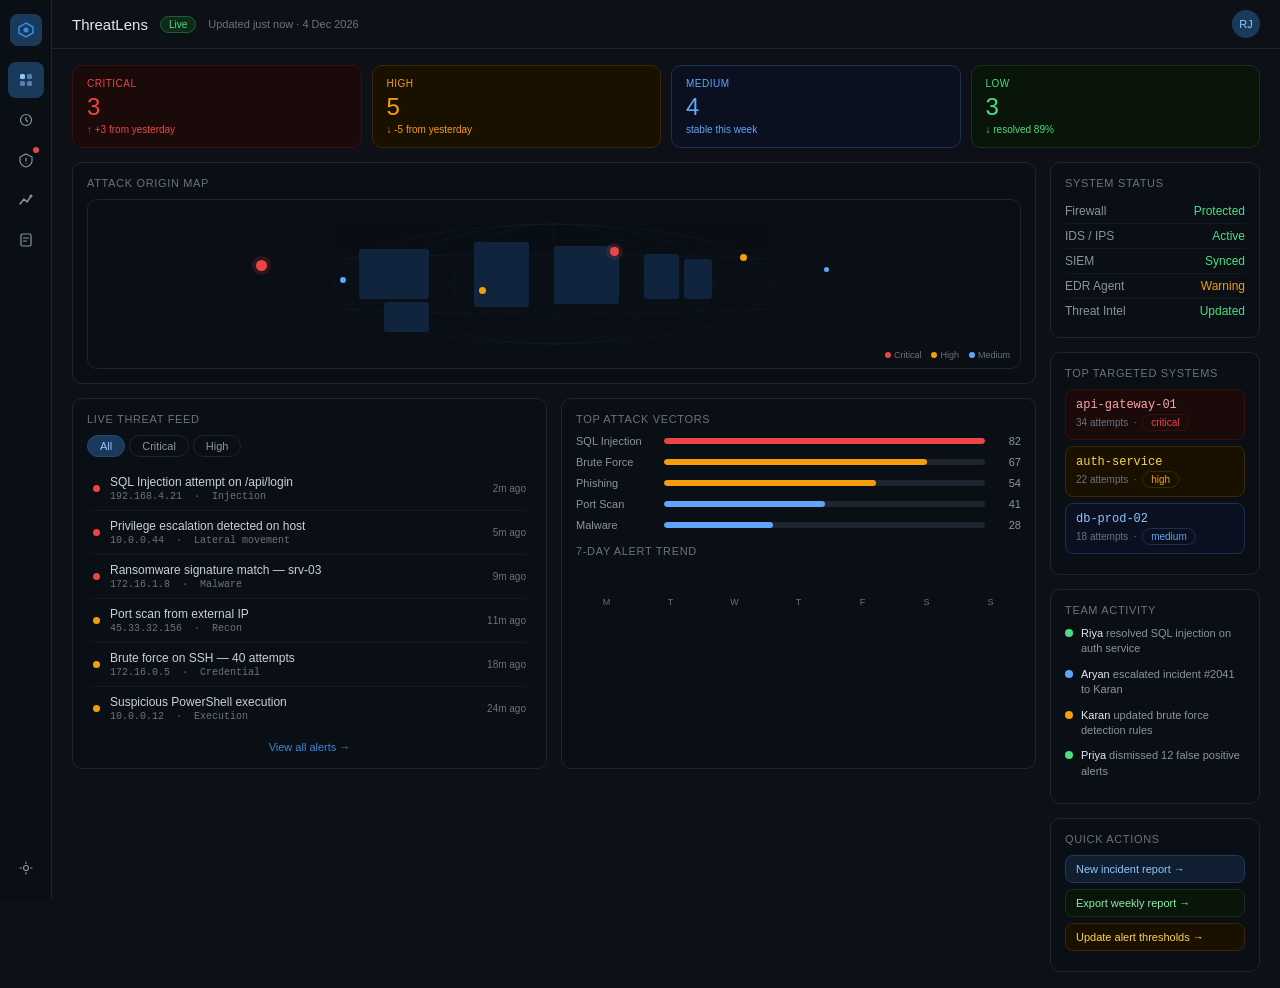
<file: index.html>
<!DOCTYPE html>
<html lang="en">
<head>
<meta charset="UTF-8">
<meta name="viewport" content="width=device-width,initial-scale=1">
<title>ThreatLens — Dashboard</title>
<link rel="stylesheet" href="css/style.css">
<style>
.map-box{background:#0A0E15;border-radius:10px;border:1px solid var(--border);padding:14px;position:relative;height:170px;overflow:hidden}
.map-dot{position:absolute;border-radius:50%}
@keyframes pulse{0%,100%{opacity:1;transform:scale(1)}50%{opacity:.4;transform:scale(2)}}
.pulse{animation:pulse 2s ease-in-out infinite}
</style>
</head>
<body>
<div id="sidebar"></div>
<div class="main">
  <div id="topbar"></div>
  <div class="page">
    <div id="metrics" class="metrics-grid"></div>
    <div class="dashboard-layout">
      <div class="content-left">
        <div class="card">
          <div class="card-title">Attack origin map</div>
          <div class="map-box" id="map">
            <svg width="100%" height="100%" viewBox="0 0 500 140" style="opacity:.35">
              <g stroke="#1e3a5c" stroke-width="0.5" fill="none">
                <ellipse cx="250" cy="70" rx="220" ry="60"/>
                <ellipse cx="250" cy="70" rx="160" ry="60"/>
                <ellipse cx="250" cy="70" rx="100" ry="60"/>
                <line x1="30" y1="70" x2="470" y2="70"/>
                <line x1="250" y1="10" x2="250" y2="130"/>
                <path d="M30 45Q250 35 470 45"/>
                <path d="M30 95Q250 105 470 95"/>
              </g>
              <g fill="#1d4e89">
                <rect x="55" y="35" width="70" height="50" rx="3"/>
                <rect x="170" y="28" width="55" height="65" rx="3"/>
                <rect x="250" y="32" width="65" height="58" rx="3"/>
                <rect x="340" y="40" width="35" height="45" rx="3"/>
                <rect x="80" y="88" width="45" height="30" rx="3"/>
                <rect x="380" y="45" width="28" height="40" rx="3"/>
              </g>
            </svg>
            <div class="map-dot pulse" style="width:11px;height:11px;background:#ef4444;top:36%;left:18%;box-shadow:0 0 0 4px rgba(239,68,68,.15)"></div>
            <div class="map-dot pulse" style="width:9px;height:9px;background:#ef4444;top:28%;left:56%;box-shadow:0 0 0 4px rgba(239,68,68,.15);animation-delay:.6s"></div>
            <div class="map-dot" style="width:7px;height:7px;background:#f59e0b;top:52%;left:42%"></div>
            <div class="map-dot" style="width:7px;height:7px;background:#f59e0b;top:32%;left:70%"></div>
            <div class="map-dot" style="width:6px;height:6px;background:#60a5fa;top:46%;left:27%"></div>
            <div class="map-dot" style="width:5px;height:5px;background:#60a5fa;top:40%;left:79%"></div>
            <div style="position:absolute;bottom:8px;right:10px;display:flex;gap:10px">
              <span style="font-size:9px;color:#6b7280;display:flex;align-items:center;gap:3px"><span style="width:6px;height:6px;border-radius:50%;background:#ef4444;display:inline-block"></span>Critical</span>
              <span style="font-size:9px;color:#6b7280;display:flex;align-items:center;gap:3px"><span style="width:6px;height:6px;border-radius:50%;background:#f59e0b;display:inline-block"></span>High</span>
              <span style="font-size:9px;color:#6b7280;display:flex;align-items:center;gap:3px"><span style="width:6px;height:6px;border-radius:50%;background:#60a5fa;display:inline-block"></span>Medium</span>
            </div>
          </div>
        </div>
        <div class="grid-2">
          <div class="card">
            <div class="card-title">Live threat feed</div>
            <div class="filter-tabs">
              <button class="ftab active" onclick="filterFeed('all',this)">All</button>
              <button class="ftab critical" onclick="filterFeed('critical',this)">Critical</button>
              <button class="ftab high" onclick="filterFeed('high',this)">High</button>
            </div>
            <div id="feed"></div>
            <div style="margin-top:8px;text-align:center">
              <a href="pages/threats.html" style="font-size:11px;color:var(--brand)">View all alerts &rarr;</a>
            </div>
          </div>
          <div class="card">
            <div class="card-title">Top attack vectors</div>
            <div id="attack-bars"></div>
            <div class="card-title" style="margin-top:14px">7-day alert trend</div>
            <div class="mini-bars" id="trend-chart"></div>
          </div>
        </div>
      </div>
      <div class="content-right">
        <div class="card">
          <div class="card-title">System status</div>
          <div id="systems"></div>
        </div>
        <div class="card">
          <div class="card-title">Top targeted systems</div>
          <div id="targets"></div>
        </div>
        <div class="card">
          <div class="card-title">Team activity</div>
          <div id="activity"></div>
        </div>
        <div class="card">
          <div class="card-title">Quick actions</div>
          <a href="pages/threats.html" class="quick-btn info">New incident report &rarr;</a>
          <a href="pages/reports.html" class="quick-btn success">Export weekly report &rarr;</a>
          <a href="#" class="quick-btn warning" onclick="alert('Alert thresholds — coming in Settings page')">Update alert thresholds &rarr;</a>
        </div>
      </div>
    </div>
  </div>
</div>
<script src="js/data.js"></script>
<script>
document.getElementById('sidebar').innerHTML = renderSidebar('Dashboard');
document.getElementById('topbar').innerHTML = renderTopbar('ThreatLens');

const counts = {critical:0,high:0,medium:0,low:0};
ALERTS.forEach(a=>{ if(a.status!=='resolved') counts[a.severity]=(counts[a.severity]||0)+1; });

document.getElementById('metrics').innerHTML = [
  {cls:'critical',label:'Critical',num:counts.critical,sub:'+3 from yesterday',up:true},
  {cls:'high',label:'High',num:counts.high,sub:'-5 from yesterday',up:false},
  {cls:'medium',label:'Medium',num:counts.medium,sub:'stable this week',up:null},
  {cls:'low',label:'Low',num:ALERTS.filter(a=>a.severity==='low').length,sub:'resolved 89%',up:false},
].map(m=>`<div class="metric-card ${m.cls}">
  <div class="metric-label">${m.cls}</div>
  <div class="metric-num">${m.num}</div>
  <div class="metric-sub">${m.up===true?'&#8593;':m.up===false?'&#8595;':''} ${m.sub}</div>
</div>`).join('');

function filterFeed(sev, btn){
  document.querySelectorAll('.filter-tabs .ftab').forEach(t=>t.classList.remove('active'));
  btn.classList.add('active');
  const rows = document.querySelectorAll('#feed .alert-row');
  rows.forEach(r=>{
    r.style.display = (sev==='all'||r.dataset.severity===sev)?'flex':'none';
  });
}

document.getElementById('feed').innerHTML = ALERTS.slice(0,6).map(a=>renderAlertRow(a)).join('');

document.getElementById('attack-bars').innerHTML = ATTACK_TYPES.map(a=>`
  <div class="bar-row">
    <span class="bar-label">${a.label}</span>
    <div class="bar-bg"><div class="bar-fill" style="width:${Math.round(a.count/82*100)}%;background:${sevColor(a.severity)}"></div></div>
    <span class="bar-val">${a.count}</span>
  </div>`).join('');

miniBarChart(WEEK_DATA, WEEK_DAYS, 'trend-chart');

document.getElementById('systems').innerHTML = SYSTEMS.map(s=>`
  <div class="status-row"><span style="color:var(--text3);font-size:12px">${s.name}</span><span class="${s.cls}">${s.status}</span></div>`).join('');

document.getElementById('targets').innerHTML = TARGETS.map(t=>`
  <div class="target-card ${t.severity}">
    <div class="target-name">${t.name}</div>
    <div class="target-meta">${t.attempts} attempts &nbsp;·&nbsp; <span class="sev-badge ${t.severity}">${t.severity}</span></div>
  </div>`).join('');

document.getElementById('activity').innerHTML = TEAM.map(t=>`
  <div class="activity-item">
    <div class="act-dot" style="background:${t.color}"></div>
    <div class="act-text"><span class="act-who">${t.who}</span> ${t.action}</div>
  </div>`).join('');

setInterval(()=>{
  document.querySelector('.timestamp').textContent = `Updated just now · ${new Date().toLocaleDateString('en-IN',{day:'numeric',month:'short',year:'numeric'})}`;
},60000);
</script>
</body>
</html>
</file>
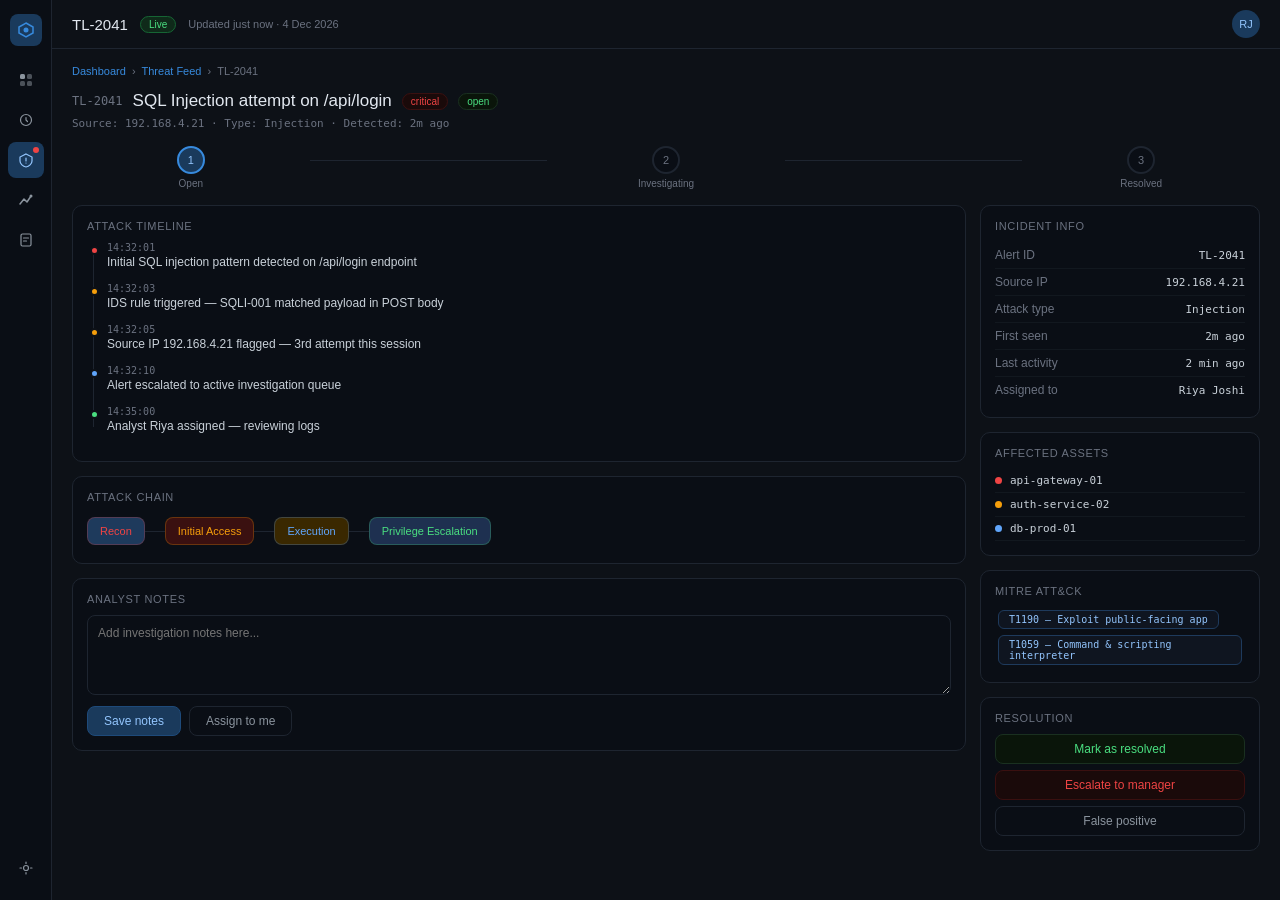
<file: pages/incident.html>
<!DOCTYPE html>
<html lang="en">
<head>
<meta charset="UTF-8">
<meta name="viewport" content="width=device-width,initial-scale=1">
<title>ThreatLens — Incident Detail</title>
<link rel="stylesheet" href="../css/style.css">
<style>
.detail-grid{display:grid;grid-template-columns:1fr 280px;gap:14px}
@media(max-width:900px){.detail-grid{grid-template-columns:1fr}}
.info-row{display:flex;justify-content:space-between;align-items:center;padding:6px 0;border-bottom:1px solid #12181f;font-size:12px}
.info-row:last-child{border-bottom:none}
.info-label{color:var(--text4)}
.info-val{color:var(--text2);font-family:monospace;font-size:11px}
.mitre-tag{display:inline-block;font-size:10px;padding:3px 10px;border-radius:6px;background:#0f1520;color:#93c5fd;border:1px solid #1e3a5c;margin:3px;font-family:monospace}
.notes-area{width:100%;background:var(--bg2);border:1px solid var(--border);border-radius:8px;color:var(--text);padding:10px;font-size:12px;font-family:inherit;resize:vertical;min-height:80px;outline:none}
.notes-area:focus{border-color:var(--brand)}
</style>
</head>
<body>
<div id="sidebar"></div>
<div class="main">
  <div id="topbar"></div>
  <div class="page" id="page-content">
    <div style="font-size:11px;color:var(--text4);margin-bottom:14px">
      <a href="../index.html" style="color:var(--brand)">Dashboard</a> &nbsp;&rsaquo;&nbsp;
      <a href="threats.html" style="color:var(--brand)">Threat Feed</a> &nbsp;&rsaquo;&nbsp;
      <span id="breadcrumb-id"></span>
    </div>

    <div style="display:flex;align-items:center;gap:12px;margin-bottom:16px;flex-wrap:wrap">
      <div>
        <div style="display:flex;align-items:center;gap:10px;flex-wrap:wrap">
          <span id="inc-id" style="font-size:12px;font-family:monospace;color:var(--text4)"></span>
          <h1 id="inc-title" style="font-size:17px;font-weight:500"></h1>
          <span id="inc-sev" class="sev-badge"></span>
          <span id="inc-status" class="sev-badge"></span>
        </div>
        <div id="inc-meta" style="font-size:11px;color:var(--text4);margin-top:6px;font-family:monospace"></div>
      </div>
    </div>

    <div id="stepper-container" style="margin-bottom:16px"></div>

    <div class="detail-grid">
      <div style="display:flex;flex-direction:column;gap:14px">
        <div class="card">
          <div class="card-title">Attack timeline</div>
          <div class="timeline" id="timeline"></div>
        </div>
        <div class="card">
          <div class="card-title">Attack chain</div>
          <div id="attack-chain" style="display:flex;align-items:center;gap:0;overflow-x:auto;padding:4px 0"></div>
        </div>
        <div class="card">
          <div class="card-title">Analyst notes</div>
          <textarea class="notes-area" placeholder="Add investigation notes here..."></textarea>
          <div style="margin-top:8px;display:flex;gap:8px">
            <button class="btn btn-primary" onclick="this.textContent='Saved!';setTimeout(()=>this.textContent='Save notes',1500)">Save notes</button>
            <button class="btn btn-ghost">Assign to me</button>
          </div>
        </div>
      </div>

      <div style="display:flex;flex-direction:column;gap:14px">
        <div class="card">
          <div class="card-title">Incident info</div>
          <div id="inc-info"></div>
        </div>
        <div class="card">
          <div class="card-title">Affected assets</div>
          <div id="assets"></div>
        </div>
        <div class="card" id="mitre-card" style="display:none">
          <div class="card-title">MITRE ATT&CK</div>
          <div id="mitre-tags"></div>
        </div>
        <div class="card">
          <div class="card-title">Resolution</div>
          <div style="display:flex;flex-direction:column;gap:6px" id="action-btns">
            <button class="btn btn-success" onclick="markResolved()">Mark as resolved</button>
            <button class="btn btn-danger" onclick="alert('Escalated to security manager')">Escalate to manager</button>
            <button class="btn btn-ghost" onclick="alert('Marked as false positive')">False positive</button>
          </div>
        </div>
      </div>
    </div>
  </div>
</div>
<script src="../js/data.js"></script>
<script>
document.getElementById('sidebar').innerHTML = renderSidebar('Threat Feed');

const params = new URLSearchParams(window.location.search);
const id = params.get('id') || 'TL-2041';
const alert = ALERTS.find(a=>a.id===id) || ALERTS[0];

document.title = `ThreatLens — ${alert.id}`;
document.getElementById('topbar').innerHTML = renderTopbar(alert.id);
document.getElementById('breadcrumb-id').textContent = alert.id;
document.getElementById('inc-id').textContent = alert.id;
document.getElementById('inc-title').textContent = alert.title;
document.getElementById('inc-meta').textContent = `Source: ${alert.source}  ·  Type: ${alert.type}  ·  Detected: ${alert.time}`;

const sevEl = document.getElementById('inc-sev');
sevEl.textContent = alert.severity;
sevEl.className = `sev-badge ${alert.severity}`;

const statusEl = document.getElementById('inc-status');
statusEl.textContent = alert.status;
statusEl.className = `sev-badge ${alert.status==='resolved'?'resolved':alert.status==='investigating'?'medium':'low'}`;

const steps = ['Open','Investigating','Resolved'];
const stepIdx = alert.status==='open'?0:alert.status==='investigating'?1:2;
document.getElementById('stepper-container').innerHTML = `<div class="stepper">
  ${steps.map((s,i)=>`
    ${i>0?`<div class="step-line${i<=stepIdx?' done':''}"></div>`:''}
    <div class="step">
      <div class="step-circle${i<stepIdx?' done':i===stepIdx?' active':''}">${i<stepIdx?'&#10003;':i+1}</div>
      <div class="step-label">${s}</div>
    </div>`).join('')}
</div>`;

const timelines = {
  'TL-2041':[
    {time:'14:32:01',text:'Initial SQL injection pattern detected on /api/login endpoint',sev:'critical'},
    {time:'14:32:03',text:'IDS rule triggered — SQLI-001 matched payload in POST body',sev:'high'},
    {time:'14:32:05',text:'Source IP 192.168.4.21 flagged — 3rd attempt this session',sev:'high'},
    {time:'14:32:10',text:'Alert escalated to active investigation queue',sev:'medium'},
    {time:'14:35:00',text:'Analyst Riya assigned — reviewing logs',sev:'low'},
  ],
  'TL-2040':[
    {time:'14:27:14',text:'Unusual process spawn detected on host 10.0.0.44',sev:'critical'},
    {time:'14:27:16',text:'cmd.exe spawned by web server process — lateral movement pattern',sev:'critical'},
    {time:'14:27:20',text:'New admin group membership detected — unauthorized change',sev:'high'},
    {time:'14:28:00',text:'Alert auto-escalated due to privilege escalation signature match',sev:'high'},
  ],
};
const tl = timelines[id] || timelines['TL-2041'];
document.getElementById('timeline').innerHTML = tl.map(t=>`
  <div class="timeline-item">
    <div class="timeline-dot" style="background:${sevColor(t.sev)};border-color:var(--bg)"></div>
    <div class="timeline-time">${t.time}</div>
    <div class="timeline-text">${t.text}</div>
  </div>`).join('');

const chains = {
  'TL-2041':['Recon','Initial Access','Execution','Privilege Escalation'],
  'TL-2040':['Initial Access','Execution','Privilege Escalation','Lateral Movement'],
  default:['Recon','Initial Access','Execution','Impact'],
};
const chain = chains[id]||chains.default;
const chainColors = ['#1e3a5c','#3a1010','#3a2800','#1e3050'];
document.getElementById('attack-chain').innerHTML = chain.map((c,i)=>`
  ${i>0?'<div style="width:20px;height:1px;background:var(--border);flex-shrink:0"></div>':''}
  <div style="padding:7px 12px;border-radius:8px;font-size:11px;font-weight:500;color:${sevColor(['critical','high','medium','low'][i]||'medium')};background:${chainColors[i]};border:1px solid ${sevColor(['critical','high','medium','low'][i]||'medium')}40;white-space:nowrap">${c}</div>`).join('');

document.getElementById('inc-info').innerHTML = [
  ['Alert ID', alert.id],
  ['Source IP', alert.source],
  ['Attack type', alert.type],
  ['First seen', alert.time],
  ['Last activity', '2 min ago'],
  ['Assigned to', 'Riya Joshi'],
].map(([l,v])=>`<div class="info-row"><span class="info-label">${l}</span><span class="info-val">${v}</span></div>`).join('');

document.getElementById('assets').innerHTML = ['api-gateway-01','auth-service-02','db-prod-01'].map(a=>`
  <div style="display:flex;align-items:center;gap:8px;padding:5px 0;border-bottom:1px solid #12181f;font-size:11px">
    <div class="sev-dot ${['critical','high','medium'][['api-gateway-01','auth-service-02','db-prod-01'].indexOf(a)]}"></div>
    <span style="font-family:monospace;color:var(--text2)">${a}</span>
  </div>`).join('');

const mitre = MITRE[id];
if(mitre){
  document.getElementById('mitre-card').style.display='block';
  document.getElementById('mitre-tags').innerHTML = mitre.map(m=>`<span class="mitre-tag">${m}</span>`).join('');
}

function markResolved(){
  statusEl.textContent='resolved';
  statusEl.className='sev-badge resolved';
  const circles = document.querySelectorAll('.step-circle');
  circles.forEach(c=>{c.className='step-circle done';c.innerHTML='&#10003;'});
  document.querySelectorAll('.step-line').forEach(l=>l.classList.add('done'));
  document.getElementById('action-btns').innerHTML='<div style="text-align:center;padding:10px;color:var(--green);font-size:13px;font-weight:500">&#10003; Incident resolved</div>';
}
</script>
</body>
</html>
</file>
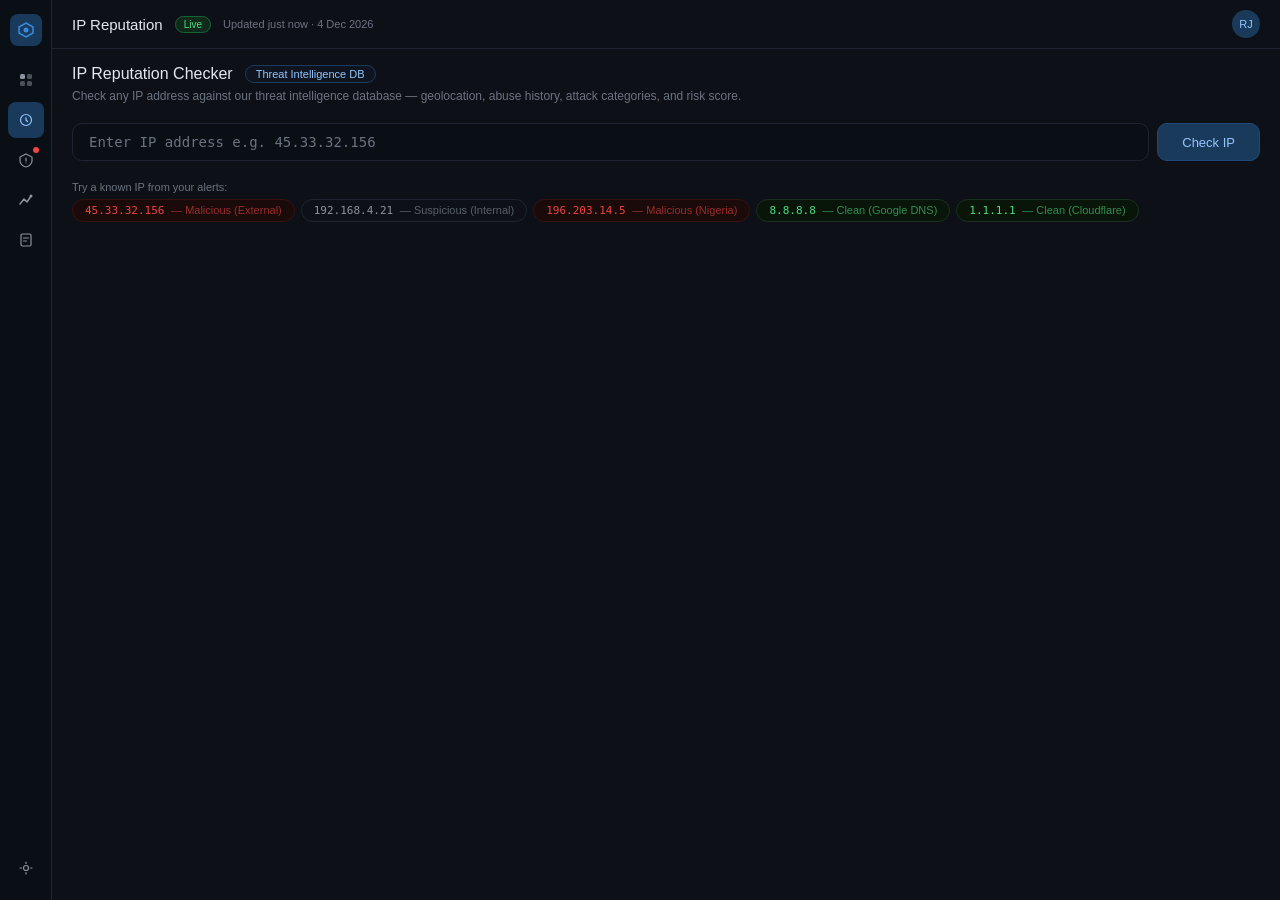
<file: pages/iprep.html>
<!DOCTYPE html>
<html lang="en">
<head>
<meta charset="UTF-8">
<meta name="viewport" content="width=device-width,initial-scale=1">
<title>ThreatLens — IP Reputation</title>
<link rel="stylesheet" href="../css/style.css">
<style>
.ip-input-wrap{display:flex;gap:8px;margin-bottom:20px}
.ip-input{flex:1;padding:10px 16px;background:#0a0e15;border:1px solid var(--border);border-radius:10px;color:var(--text);font-size:14px;font-family:monospace;outline:none;transition:border-color .2s}
.ip-input:focus{border-color:var(--brand)}
.ip-input::placeholder{color:var(--text4);font-family:inherit}
.check-btn{padding:10px 24px;background:#1a3a5c;color:var(--brand2);border:1px solid #1e4a7a;border-radius:10px;cursor:pointer;font-size:13px;font-family:inherit;font-weight:500;transition:all .15s;white-space:nowrap}
.check-btn:hover{background:#1e4a7c}
.check-btn:disabled{opacity:.5;cursor:not-allowed}

.result-wrap{display:none}
.result-wrap.show{display:block}

.rep-header{display:flex;align-items:center;gap:16px;padding:18px;border-radius:12px;border:1px solid;margin-bottom:14px}
.rep-score-circle{width:64px;height:64px;border-radius:50%;display:flex;flex-direction:column;align-items:center;justify-content:center;flex-shrink:0;border:3px solid}
.rep-score-num{font-size:20px;font-weight:500;line-height:1}
.rep-score-sub{font-size:9px;margin-top:1px}
.rep-title{font-size:16px;font-weight:500;margin-bottom:3px}
.rep-sub{font-size:12px;color:var(--text3)}

.info-grid{display:grid;grid-template-columns:repeat(3,1fr);gap:10px;margin-bottom:14px}
@media(max-width:700px){.info-grid{grid-template-columns:1fr 1fr}}
.info-tile{background:var(--bg2);border:1px solid var(--border);border-radius:10px;padding:12px}
.info-tile-label{font-size:10px;color:var(--text4);text-transform:uppercase;letter-spacing:.05em;margin-bottom:6px}
.info-tile-val{font-size:13px;font-weight:500;color:var(--text);font-family:monospace}
.info-tile-sub{font-size:10px;color:var(--text4);margin-top:2px}

.tag-row{display:flex;flex-wrap:wrap;gap:6px;margin-top:8px}
.threat-tag{font-size:11px;padding:3px 10px;border-radius:20px;font-weight:500}

.history-table{width:100%;border-collapse:collapse;font-size:12px}
.history-table th{text-align:left;font-size:10px;color:var(--text4);font-weight:500;text-transform:uppercase;letter-spacing:.05em;padding:6px 10px;border-bottom:1px solid var(--border)}
.history-table td{padding:8px 10px;border-bottom:1px solid #12181f;color:var(--text3)}
.history-table tr:last-child td{border-bottom:none}
.history-table tr:hover td{background:#0a1015;color:var(--text)}

.timeline-mini{display:flex;align-items:flex-end;gap:3px;height:44px}
.tbar{border-radius:2px 2px 0 0;flex:1;min-width:5px;transition:height .3s}

.quick-chips{display:flex;flex-wrap:wrap;gap:6px;margin-bottom:16px}
.chip{font-size:11px;padding:4px 12px;border-radius:20px;border:1px solid var(--border);color:var(--text3);cursor:pointer;font-family:monospace;transition:all .15s;background:transparent}
.chip:hover{border-color:var(--brand);color:var(--brand2)}
.chip.danger{border-color:var(--red-border);color:var(--red);background:var(--red-bg)}
.chip.safe{border-color:var(--green-border);color:var(--green);background:var(--green-bg)}

.loading-bar{height:2px;background:linear-gradient(90deg,transparent,var(--brand),transparent);background-size:200% 100%;animation:shimmer 1s infinite;display:none;border-radius:2px;margin-bottom:16px}
@keyframes shimmer{0%{background-position:200% 0}100%{background-position:-200% 0}}
.loading-bar.active{display:block}

.search-history{margin-top:20px}
.history-chip{display:inline-flex;align-items:center;gap:6px;font-size:11px;padding:4px 10px;border-radius:20px;border:1px solid var(--border);color:var(--text3);cursor:pointer;margin:3px;background:transparent;font-family:monospace;transition:all .15s}
.history-chip:hover{border-color:var(--brand2);color:var(--brand2)}
.history-chip .dot{width:6px;height:6px;border-radius:50%;flex-shrink:0}
</style>
</head>
<body>
<div id="sidebar"></div>
<div class="main">
  <div id="topbar"></div>
  <div class="page">

    <div style="display:flex;align-items:center;gap:12px;margin-bottom:6px;flex-wrap:wrap">
      <span style="font-size:16px;font-weight:500">IP Reputation Checker</span>
      <span style="font-size:11px;padding:2px 10px;border-radius:20px;background:#0f1520;color:var(--brand2);border:1px solid #1e3a5c;font-weight:500">Threat Intelligence DB</span>
    </div>
    <p style="font-size:12px;color:var(--text4);margin-bottom:20px">Check any IP address against our threat intelligence database — geolocation, abuse history, attack categories, and risk score.</p>

    <div class="ip-input-wrap">
      <input class="ip-input" id="ip-field" type="text" placeholder="Enter IP address e.g. 45.33.32.156" maxlength="45"
        onkeydown="if(event.key==='Enter')checkIP()">
      <button class="check-btn" id="check-btn" onclick="checkIP()">Check IP</button>
    </div>

    <div style="margin-bottom:6px;font-size:11px;color:var(--text4)">Try a known IP from your alerts:</div>
    <div class="quick-chips" id="quick-chips"></div>

    <div class="loading-bar" id="loading-bar"></div>

    <div class="result-wrap" id="result-wrap">
      <div class="rep-header" id="rep-header"></div>
      <div class="info-grid" id="info-grid"></div>
      <div class="grid-2">
        <div class="card">
          <div class="card-title">Attack history (last 30 days)</div>
          <div style="display:flex;align-items:flex-end;justify-content:space-between;margin-bottom:6px">
            <span style="font-size:11px;color:var(--text4)" id="attack-total"></span>
            <span style="font-size:11px;color:var(--text4)">30-day volume</span>
          </div>
          <div class="timeline-mini" id="attack-timeline"></div>
          <div style="display:flex;justify-content:space-between;margin-top:4px;font-size:9px;color:var(--text4)">
            <span>30 days ago</span><span>Today</span>
          </div>
          <div style="margin-top:14px">
            <div class="card-title">Attack categories</div>
            <div id="attack-cats"></div>
          </div>
        </div>
        <div class="card">
          <div class="card-title">Incident log</div>
          <div style="overflow-x:auto">
            <table class="history-table" id="incident-log"></table>
          </div>
        </div>
      </div>
      <div class="card" style="margin-top:14px">
        <div class="card-title">Recommended actions</div>
        <div id="recommendations"></div>
      </div>
    </div>

    <div class="search-history" id="search-history" style="display:none">
      <div style="font-size:11px;color:var(--text4);margin-bottom:8px">Recent lookups</div>
      <div id="history-chips"></div>
    </div>

  </div>
</div>
<script src="../js/data.js"></script>
<script src="../js/ml.js"></script>
<script>
document.getElementById('sidebar').innerHTML = renderSidebar('IP Checker');
document.getElementById('topbar').innerHTML = renderTopbar('IP Reputation');

const THREAT_DB = {
  '45.33.32.156': {
    reputation:'malicious', riskScore:94, country:'Russia', countryCode:'RU', city:'Moscow',
    isp:'DigitalOcean LLC', asn:'AS14061', org:'DigitalOcean',
    type:'VPS / Hosting', firstSeen:'2024-08-12', lastSeen:'2 hours ago',
    totalReports:847, activeThreats:3,
    tags:['Port Scanner','Brute Force','Known C2','Botnet Node'],
    categories:[ {label:'Port Scanning',count:412,color:'#f59e0b'}, {label:'Brute Force',count:280,color:'#ef4444'}, {label:'C2 Traffic',count:155,color:'#a78bfa'} ],
    history:[2,5,3,8,4,1,6,9,12,7,4,3,8,11,6,2,4,7,9,5,3,8,14,11,7,4,9,12,8,6],
    incidents:[
      {date:'Apr 09',type:'Port Scan',target:'api-gateway-01',severity:'high'},
      {date:'Apr 07',type:'Brute Force',target:'auth-service',severity:'critical'},
      {date:'Apr 03',type:'C2 Beacon',target:'db-prod-02',severity:'critical'},
      {date:'Mar 28',type:'Port Scan',target:'web-server-03',severity:'medium'},
    ],
    actions:['critical','Block this IP at the firewall immediately — active C2 communication detected.','high','Rotate credentials on all systems this IP has touched.','medium','Add to threat watchlist and enable enhanced logging for any future connections.'],
  },
  '192.168.4.21': {
    reputation:'suspicious', riskScore:62, country:'India', countryCode:'IN', city:'Mumbai',
    isp:'Internal Network', asn:'Private', org:'Your Organization',
    type:'Internal Host', firstSeen:'2026-01-15', lastSeen:'5 minutes ago',
    totalReports:14, activeThreats:1,
    tags:['Internal IP','Unusual Behaviour','SQL Injection Attempt'],
    categories:[ {label:'SQL Injection',count:9,color:'#ef4444'}, {label:'Recon',count:5,color:'#f59e0b'} ],
    history:[0,0,0,0,1,0,0,0,2,0,0,1,0,0,0,0,3,0,0,1,0,0,0,2,0,0,1,3,2,1],
    incidents:[
      {date:'Apr 09',type:'SQL Injection',target:'/api/login',severity:'critical'},
      {date:'Apr 08',type:'Recon',target:'/admin',severity:'medium'},
      {date:'Mar 22',type:'SQL Injection',target:'/api/users',severity:'high'},
    ],
    actions:['high','Isolate this internal host immediately and investigate for compromise.','high','Check if this machine has any unauthorised software or user sessions.','medium','Review access logs for the past 30 days on this device.'],
  },
  '10.0.0.44': {
    reputation:'suspicious', riskScore:55, country:'India', countryCode:'IN', city:'Pune',
    isp:'Internal Network', asn:'Private', org:'Your Organization',
    type:'Internal Server', firstSeen:'2025-03-01', lastSeen:'5 minutes ago',
    totalReports:8, activeThreats:1,
    tags:['Privilege Escalation','Lateral Movement','Internal'],
    categories:[ {label:'Privilege Escalation',count:5,color:'#ef4444'}, {label:'Lateral Movement',count:3,color:'#a78bfa'} ],
    history:[0,0,0,0,0,0,0,0,1,0,0,0,0,0,0,0,0,0,0,0,0,0,2,0,0,0,0,1,2,1],
    incidents:[
      {date:'Apr 09',type:'Privilege Escalation',target:'host-srv-03',severity:'critical'},
      {date:'Apr 09',type:'Lateral Movement',target:'db-prod-01',severity:'high'},
    ],
    actions:['critical','Immediately contain this host — active lateral movement in progress.','high','Revoke all elevated permissions granted from this IP in last 24h.','medium','Run full EDR scan and collect forensic image before remediation.'],
  },
  '172.16.0.5': {
    reputation:'suspicious', riskScore:48, country:'India', countryCode:'IN', city:'Bangalore',
    isp:'Internal Network', asn:'Private', org:'Your Organization',
    type:'Internal Workstation', firstSeen:'2025-11-20', lastSeen:'18 minutes ago',
    totalReports:6, activeThreats:0,
    tags:['Brute Force','Credential Attack'],
    categories:[ {label:'Brute Force SSH',count:40,color:'#ef4444'}, {label:'Failed Auth',count:6,color:'#f59e0b'} ],
    history:[0,0,0,0,0,0,0,0,0,0,0,0,0,0,0,0,0,0,0,0,0,0,0,0,0,4,8,12,10,6],
    incidents:[
      {date:'Apr 09',type:'SSH Brute Force',target:'ssh-server-01',severity:'high'},
      {date:'Apr 08',type:'Failed Auth x12',target:'vpn-gateway',severity:'medium'},
    ],
    actions:['high','Reset credentials for all accounts this IP attempted to access.','medium','Check if this workstation is infected with credential-stealing malware.','low','Enforce account lockout policy after 5 failed attempts.'],
  },
  '8.8.8.8': {
    reputation:'clean', riskScore:2, country:'United States', countryCode:'US', city:'Mountain View',
    isp:'Google LLC', asn:'AS15169', org:'Google',
    type:'Public DNS Server', firstSeen:'N/A', lastSeen:'N/A',
    totalReports:0, activeThreats:0,
    tags:['Google DNS','Public Infrastructure','Trusted'],
    categories:[],
    history:[0,0,0,0,0,0,0,0,0,0,0,0,0,0,0,0,0,0,0,0,0,0,0,0,0,0,0,0,0,0],
    incidents:[],
    actions:['low','No action needed. This is a known trusted Google DNS server.','low','If you see unusual traffic to this IP, it may indicate DNS tunneling — worth monitoring.'],
  },
  '1.1.1.1': {
    reputation:'clean', riskScore:1, country:'Australia', countryCode:'AU', city:'Research',
    isp:'Cloudflare Inc', asn:'AS13335', org:'Cloudflare',
    type:'Public DNS / CDN', firstSeen:'N/A', lastSeen:'N/A',
    totalReports:0, activeThreats:0,
    tags:['Cloudflare DNS','CDN','Trusted'],
    categories:[],
    history:[0,0,0,0,0,0,0,0,0,0,0,0,0,0,0,0,0,0,0,0,0,0,0,0,0,0,0,0,0,0],
    incidents:[],
    actions:['low','No action required. Cloudflare DNS — trusted global infrastructure.'],
  },
  '196.203.14.5': {
    reputation:'malicious', riskScore:88, country:'Nigeria', countryCode:'NG', city:'Lagos',
    isp:'Spectranet Ltd', asn:'AS37148', org:'Spectranet',
    type:'Residential / Mobile', firstSeen:'2025-06-04', lastSeen:'2 hours ago',
    totalReports:312, activeThreats:2,
    tags:['Account Takeover','Credential Stuffing','Geo-anomaly'],
    categories:[ {label:'Credential Stuffing',count:198,color:'#ef4444'}, {label:'Account Takeover',count:114,color:'#f59e0b'} ],
    history:[3,5,2,7,4,6,8,3,5,9,6,4,7,11,8,5,3,6,9,7,4,5,8,12,9,6,4,7,10,8],
    incidents:[
      {date:'Apr 09',type:'Geo Anomaly Login',target:'user accounts',severity:'medium'},
      {date:'Apr 02',type:'Credential Stuffing',target:'login endpoint',severity:'high'},
      {date:'Mar 18',type:'Account Takeover',target:'admin portal',severity:'critical'},
    ],
    actions:['high','Block this IP at WAF level — repeated credential stuffing campaigns.','high','Force password reset for any accounts successfully logged in from this IP.','medium','Enable geo-blocking for regions with no legitimate user base.'],
  },
};

const searchHistory = [];

const quickIPs = [
  {ip:'45.33.32.156', label:'Malicious (External)', cls:'danger'},
  {ip:'192.168.4.21', label:'Suspicious (Internal)', cls:''},
  {ip:'196.203.14.5', label:'Malicious (Nigeria)', cls:'danger'},
  {ip:'8.8.8.8',      label:'Clean (Google DNS)',   cls:'safe'},
  {ip:'1.1.1.1',      label:'Clean (Cloudflare)',   cls:'safe'},
];

document.getElementById('quick-chips').innerHTML = quickIPs.map(q=>
  `<span class="chip ${q.cls}" onclick="document.getElementById('ip-field').value='${q.ip}';checkIP()">${q.ip} <span style="opacity:.6;font-family:sans-serif">— ${q.label}</span></span>`
).join('');

function repColors(rep, score) {
  if(rep==='malicious') return {bg:'var(--red-bg)',border:'var(--red-border)',main:'#ef4444',badge:'critical'};
  if(rep==='suspicious') return {bg:'var(--amber-bg)',border:'var(--amber-border)',main:'#f59e0b',badge:'high'};
  return {bg:'var(--green-bg)',border:'var(--green-border)',main:'#4ade80',badge:'low'};
}

function checkIP(){
  const ip = document.getElementById('ip-field').value.trim();
  if(!ip){ document.getElementById('ip-field').focus(); return; }

  const btn = document.getElementById('check-btn');
  btn.disabled = true; btn.textContent = 'Checking...';
  document.getElementById('result-wrap').classList.remove('show');
  const bar = document.getElementById('loading-bar');
  bar.classList.add('active');

  setTimeout(()=>{
    bar.classList.remove('active');
    btn.disabled = false; btn.textContent = 'Check IP';
    const data = THREAT_DB[ip] || generateUnknown(ip);
    renderResult(ip, data);
    addToHistory(ip, data);
  }, 900);
}

function generateUnknown(ip){
  const isPrivate = /^10\.|^172\.(1[6-9]|2[0-9]|3[01])\.|^192\.168\./.test(ip);
  return {
    reputation:'unknown', riskScore:15, country: isPrivate?'N/A':'Unknown',
    countryCode:'??', city: isPrivate?'Internal':'Unknown',
    isp: isPrivate?'Internal Network':'Unknown ISP', asn:'Unknown', org:'Unknown',
    type: isPrivate?'Internal IP':'Unknown',
    firstSeen:'No data', lastSeen:'No data',
    totalReports:0, activeThreats:0,
    tags:['No threat data available'],
    categories:[], history:Array(30).fill(0), incidents:[],
    actions:['low','No threat intelligence found for this IP.','low','Monitor traffic from this IP as a precaution and check again later.'],
  };
}

function renderResult(ip, d){
  const c = repColors(d.reputation, d.riskScore);

  document.getElementById('rep-header').style.cssText = `background:${c.bg};border-color:${c.border}`;
  document.getElementById('rep-header').innerHTML = `
    <div class="rep-score-circle" style="background:${c.bg};border-color:${c.main}">
      <div class="rep-score-num" style="color:${c.main}">${d.riskScore}</div>
      <div class="rep-score-sub" style="color:${c.main}">/ 100</div>
    </div>
    <div style="flex:1">
      <div style="display:flex;align-items:center;gap:10px;flex-wrap:wrap">
        <span class="rep-title">${ip}</span>
        <span class="sev-badge ${c.badge}">${d.reputation.toUpperCase()}</span>
        ${d.activeThreats>0?`<span style="font-size:11px;padding:2px 8px;border-radius:20px;background:var(--red-bg);color:var(--red);border:1px solid var(--red-border);font-weight:500">${d.activeThreats} active threat${d.activeThreats>1?'s':''}</span>`:''}
      </div>
      <div class="rep-sub" style="margin-top:5px">${d.org} &nbsp;·&nbsp; ${d.city}, ${d.country} &nbsp;·&nbsp; ${d.isp}</div>
      <div class="tag-row">${d.tags.map(t=>`<span class="threat-tag" style="background:${c.bg};color:${c.main};border:1px solid ${c.border}">${t}</span>`).join('')}</div>
    </div>
    <div style="text-align:right;flex-shrink:0">
      <div style="font-size:28px;font-weight:500;color:${c.main}">${d.riskScore}</div>
      <div style="font-size:10px;color:var(--text4)">Risk score</div>
      <div style="font-size:10px;color:var(--text4);margin-top:2px">${d.totalReports} reports</div>
    </div>`;

  const tiles = [
    {label:'Country',    val:d.country,       sub:d.countryCode},
    {label:'City',       val:d.city,          sub:'Location'},
    {label:'ISP',        val:d.isp,           sub:d.asn},
    {label:'Org',        val:d.org,           sub:'Organisation'},
    {label:'IP Type',    val:d.type,          sub:'Classification'},
    {label:'First seen', val:d.firstSeen,     sub:'In threat DB'},
    {label:'Last seen',  val:d.lastSeen,      sub:'Activity'},
    {label:'Reports',    val:d.totalReports,  sub:'Total incidents'},
    {label:'Active threats', val:d.activeThreats, sub:'Right now'},
  ];
  document.getElementById('info-grid').innerHTML = tiles.map(t=>`
    <div class="info-tile">
      <div class="info-tile-label">${t.label}</div>
      <div class="info-tile-val">${t.val}</div>
      <div class="info-tile-sub">${t.sub}</div>
    </div>`).join('');

  const max = Math.max(...d.history, 1);
  document.getElementById('attack-timeline').innerHTML = d.history.map(v=>{
    const h = Math.round((v/max)*40)||1;
    const col = v===0?'#1e2530':v>=max*0.8?'#ef4444':v>=max*0.4?'#f59e0b':'#378ADD';
    return `<div class="tbar" style="height:${h}px;background:${col}" title="${v} attacks"></div>`;
  }).join('');
  document.getElementById('attack-total').textContent = `${d.history.reduce((a,b)=>a+b,0)} total attacks`;

  document.getElementById('attack-cats').innerHTML = d.categories.length ? d.categories.map(cat=>`
    <div class="bar-row" style="margin-bottom:8px">
      <span class="bar-label">${cat.label}</span>
      <div class="bar-bg"><div class="bar-fill" style="width:${Math.round(cat.count/d.totalReports*100)||10}%;background:${cat.color}"></div></div>
      <span class="bar-val">${cat.count}</span>
    </div>`).join('') : '<div style="font-size:12px;color:var(--text4);padding:8px 0">No attack categories recorded</div>';

  const log = document.getElementById('incident-log');
  if(d.incidents.length){
    log.innerHTML = `<thead><tr><th>Date</th><th>Type</th><th>Target</th><th>Severity</th></tr></thead>
    <tbody>${d.incidents.map(i=>`<tr>
      <td style="font-family:monospace">${i.date}</td>
      <td>${i.type}</td>
      <td style="font-family:monospace;color:var(--text4)">${i.target}</td>
      <td><span class="sev-badge ${i.severity}">${i.severity}</span></td>
    </tr>`).join('')}</tbody>`;
  } else {
    log.innerHTML = '<tbody><tr><td colspan="4" style="text-align:center;padding:20px;color:var(--text4)">No incidents recorded for this IP</td></tr></tbody>';
  }

  const recs = [];
  for(let i=0;i<d.actions.length;i+=2){
    if(d.actions[i+1]) recs.push({sev:d.actions[i],text:d.actions[i+1]});
  }
  document.getElementById('recommendations').innerHTML = recs.map(r=>`
    <div style="display:flex;align-items:flex-start;gap:10px;padding:10px 0;border-bottom:1px solid #12181f">
      <span class="sev-badge ${r.sev}" style="flex-shrink:0;margin-top:1px">${r.sev}</span>
      <span style="font-size:12px;color:var(--text3)">${r.text}</span>
    </div>`).join('');

  document.getElementById('result-wrap').classList.add('show');
  document.getElementById('result-wrap').scrollIntoView({behavior:'smooth',block:'nearest'});
}

function addToHistory(ip, data){
  if(!searchHistory.find(h=>h.ip===ip)) searchHistory.unshift({ip, rep:data.reputation, score:data.riskScore});
  if(searchHistory.length>8) searchHistory.pop();
  renderHistory();
}

function renderHistory(){
  const wrap = document.getElementById('search-history');
  const chips = document.getElementById('history-chips');
  if(!searchHistory.length){wrap.style.display='none';return;}
  wrap.style.display='block';
  const cols = {malicious:'#ef4444',suspicious:'#f59e0b',clean:'#4ade80',unknown:'#6b7280'};
  chips.innerHTML = searchHistory.map(h=>`
    <span class="history-chip" onclick="document.getElementById('ip-field').value='${h.ip}';checkIP()">
      <span class="dot" style="background:${cols[h.rep]||'#6b7280'}"></span>
      ${h.ip} <span style="opacity:.5">${h.score}</span>
    </span>`).join('');
}
</script>
</body>
</html>
</file>
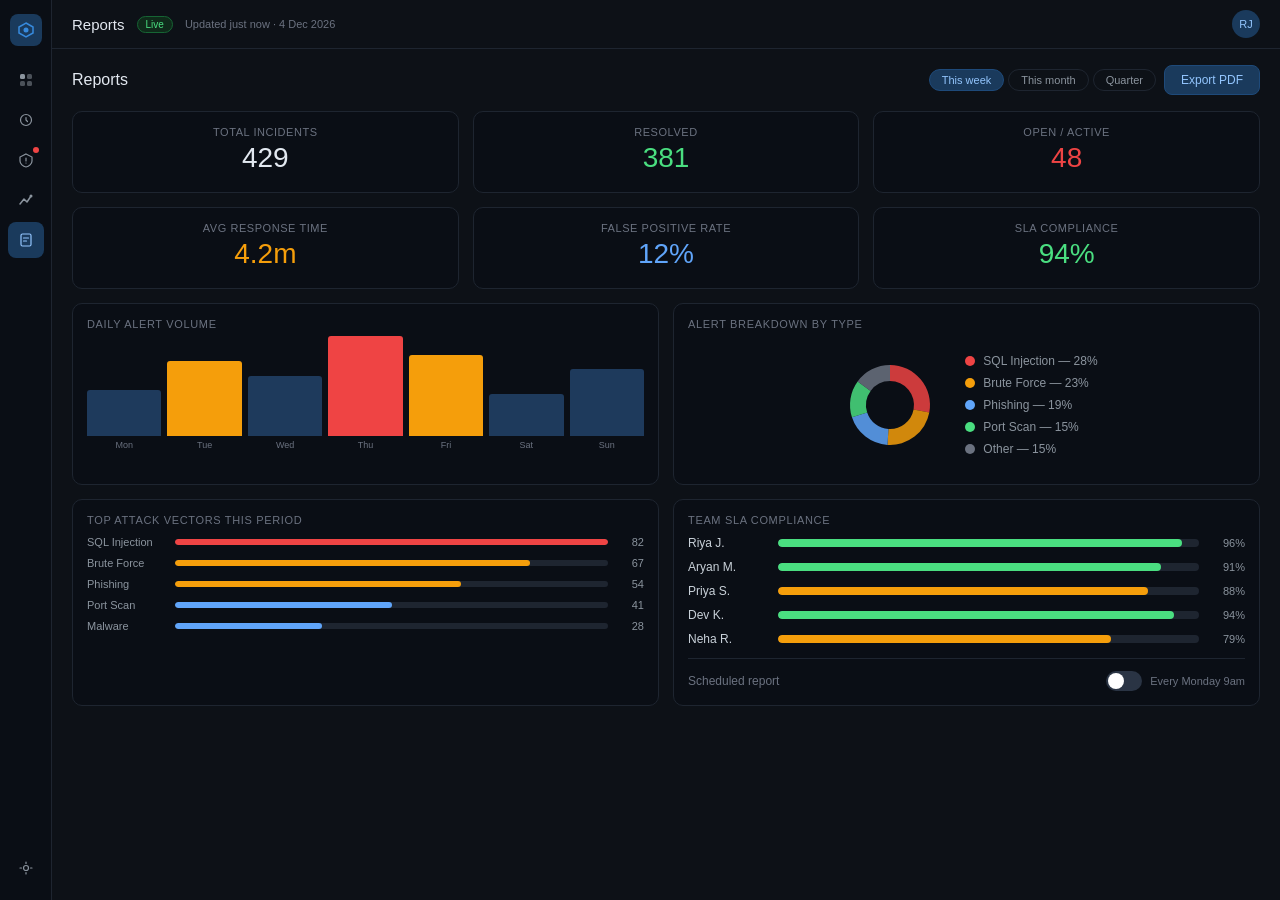
<file: pages/reports.html>
<!DOCTYPE html>
<html lang="en">
<head>
<meta charset="UTF-8">
<meta name="viewport" content="width=device-width,initial-scale=1">
<title>ThreatLens — Reports</title>
<link rel="stylesheet" href="../css/style.css">
<style>
.report-metric{background:var(--bg2);border-radius:10px;padding:14px;border:1px solid var(--border);text-align:center}
.report-num{font-size:28px;font-weight:500;margin:4px 0}
.report-lbl{font-size:11px;color:var(--text4);text-transform:uppercase;letter-spacing:.05em}
.chart-bars{display:flex;align-items:flex-end;gap:6px;height:120px;padding:10px 0}
.chart-bar-col{display:flex;flex-direction:column;align-items:center;gap:4px;flex:1}
.chart-bar{width:100%;border-radius:3px 3px 0 0;transition:height .4s,background .2s;cursor:pointer;min-width:8px}
.chart-bar:hover{filter:brightness(1.3)}
.chart-day{font-size:9px;color:var(--text4)}
.donut-container{display:flex;align-items:center;gap:20px;justify-content:center;padding:10px 0}
.donut-legend{display:flex;flex-direction:column;gap:8px}
.legend-item{display:flex;align-items:center;gap:8px;font-size:12px;color:var(--text3)}
.legend-dot{width:10px;height:10px;border-radius:50%;flex-shrink:0}
.sla-row{display:flex;align-items:center;gap:10px;margin-bottom:10px}
.sla-name{font-size:12px;color:var(--text2);width:80px;flex-shrink:0}
.sla-bar-bg{flex:1;height:8px;background:var(--border);border-radius:4px;overflow:hidden}
.sla-fill{height:100%;border-radius:4px;transition:width .5s}
.sla-pct{font-size:11px;color:var(--text3);width:36px;text-align:right;flex-shrink:0}
</style>
</head>
<body>
<div id="sidebar"></div>
<div class="main">
  <div id="topbar"></div>
  <div class="page">
    <div style="display:flex;align-items:center;justify-content:space-between;margin-bottom:16px;flex-wrap:wrap;gap:10px">
      <span style="font-size:16px;font-weight:500">Reports</span>
      <div style="display:flex;gap:8px;align-items:center">
        <div class="filter-tabs" style="margin-bottom:0">
          <button class="ftab active" onclick="setRange('week',this)">This week</button>
          <button class="ftab" onclick="setRange('month',this)">This month</button>
          <button class="ftab" onclick="setRange('quarter',this)">Quarter</button>
        </div>
        <button class="btn btn-primary" onclick="exportReport()">Export PDF</button>
      </div>
    </div>

    <div class="grid-3" style="margin-bottom:14px" id="summary-metrics"></div>

    <div class="grid-2" style="margin-bottom:14px">
      <div class="card">
        <div class="card-title">Daily alert volume</div>
        <div class="chart-bars" id="volume-chart"></div>
      </div>
      <div class="card">
        <div class="card-title">Alert breakdown by type</div>
        <div class="donut-container">
          <svg width="110" height="110" viewBox="0 0 110 110" id="donut-svg"></svg>
          <div class="donut-legend" id="donut-legend"></div>
        </div>
      </div>
    </div>

    <div class="grid-2">
      <div class="card">
        <div class="card-title">Top attack vectors this period</div>
        <div id="report-bars"></div>
      </div>
      <div class="card">
        <div class="card-title">Team SLA compliance</div>
        <div id="sla-bars"></div>
        <div style="margin-top:12px;padding-top:12px;border-top:1px solid var(--border);display:flex;justify-content:space-between;align-items:center">
          <span style="font-size:12px;color:var(--text4)">Scheduled report</span>
          <label style="display:flex;align-items:center;gap:8px;cursor:pointer">
            <div id="toggle-track" onclick="toggleSchedule()" style="width:36px;height:20px;background:var(--border2);border-radius:10px;position:relative;cursor:pointer;transition:background .2s">
              <div id="toggle-thumb" style="position:absolute;top:2px;left:2px;width:16px;height:16px;background:#fff;border-radius:50%;transition:transform .2s"></div>
            </div>
            <span style="font-size:11px;color:var(--text4)" id="toggle-label">Every Monday 9am</span>
          </label>
        </div>
      </div>
    </div>
  </div>
</div>
<script src="../js/data.js"></script>
<script>
document.getElementById('sidebar').innerHTML = renderSidebar('Reports');
document.getElementById('topbar').innerHTML = renderTopbar('Reports');

const RANGES = {
  week:{days:['Mon','Tue','Wed','Thu','Fri','Sat','Sun'],data:[42,68,55,91,74,38,61],total:429,resolved:381,open:48,avg:'4.2m'},
  month:{days:['W1','W2','W3','W4'],data:[310,428,390,501],total:1629,resolved:1410,open:219,avg:'5.8m'},
  quarter:{days:['Jan','Feb','Mar'],data:[1200,1580,1629],total:4409,resolved:3890,open:519,avg:'6.1m'},
};
let currentRange = 'week';

function setRange(r, btn){
  document.querySelectorAll('.filter-tabs .ftab').forEach(t=>t.classList.remove('active'));
  btn.classList.add('active');
  currentRange = r;
  renderAll();
}

function renderAll(){
  const d = RANGES[currentRange];
  document.getElementById('summary-metrics').innerHTML = [
    {label:'Total incidents',num:d.total,color:'var(--text)'},
    {label:'Resolved',num:d.resolved,color:'var(--green)'},
    {label:'Open / Active',num:d.open,color:'var(--red)'},
    {label:'Avg response time',num:d.avg,color:'var(--amber)'},
    {label:'False positive rate',num:'12%',color:'var(--blue)'},
    {label:'SLA compliance',num:'94%',color:'var(--green)'},
  ].map(m=>`<div class="report-metric"><div class="report-lbl">${m.label}</div><div class="report-num" style="color:${m.color}">${m.num}</div></div>`).join('');

  const max = Math.max(...d.data);
  document.getElementById('volume-chart').innerHTML = d.days.map((day,i)=>{
    const h = Math.round((d.data[i]/max)*100);
    const c = d.data[i]===max?'#ef4444':d.data[i]>max*.7?'#f59e0b':'#1e3a5c';
    return `<div class="chart-bar-col">
      <div class="chart-bar" style="height:${h}px;background:${c}" title="${d.data[i]} alerts on ${day}"></div>
      <span class="chart-day">${day}</span>
    </div>`;
  }).join('');

  document.getElementById('report-bars').innerHTML = ATTACK_TYPES.map(a=>`
    <div class="bar-row">
      <span class="bar-label">${a.label}</span>
      <div class="bar-bg"><div class="bar-fill" style="width:${Math.round(a.count/82*100)}%;background:${sevColor(a.severity)}"></div></div>
      <span class="bar-val">${a.count}</span>
    </div>`).join('');
  renderDonut();
}

function renderDonut(){
  const segments=[
    {label:'SQL Injection',val:28,color:'#ef4444'},
    {label:'Brute Force',val:23,color:'#f59e0b'},
    {label:'Phishing',val:19,color:'#60a5fa'},
    {label:'Port Scan',val:15,color:'#4ade80'},
    {label:'Other',val:15,color:'#6b7280'},
  ];
  const cx=55,cy=55,r=40,inner=24;
  let angle=-Math.PI/2;
  const total=segments.reduce((s,x)=>s+x.val,0);
  let paths='';
  segments.forEach(seg=>{
    const a=seg.val/total*Math.PI*2;
    const x1=cx+r*Math.cos(angle),y1=cy+r*Math.sin(angle);
    const x2=cx+r*Math.cos(angle+a),y2=cy+r*Math.sin(angle+a);
    const ix1=cx+inner*Math.cos(angle),iy1=cy+inner*Math.sin(angle);
    const ix2=cx+inner*Math.cos(angle+a),iy2=cy+inner*Math.sin(angle+a);
    const large=a>Math.PI?1:0;
    paths+=`<path d="M${x1},${y1} A${r},${r} 0 ${large},1 ${x2},${y2} L${ix2},${iy2} A${inner},${inner} 0 ${large},0 ${ix1},${iy1} Z" fill="${seg.color}" opacity=".85"/>`;
    angle+=a;
  });
  document.getElementById('donut-svg').innerHTML=paths;
  document.getElementById('donut-legend').innerHTML=segments.map(s=>`
    <div class="legend-item"><div class="legend-dot" style="background:${s.color}"></div>${s.label} — ${s.val}%</div>`).join('');
}

const slaData=[
  {name:'Riya J.',pct:96,color:'#4ade80'},
  {name:'Aryan M.',pct:91,color:'#4ade80'},
  {name:'Priya S.',pct:88,color:'#f59e0b'},
  {name:'Dev K.',pct:94,color:'#4ade80'},
  {name:'Neha R.',pct:79,color:'#f59e0b'},
];
document.getElementById('sla-bars').innerHTML = slaData.map(s=>`
  <div class="sla-row">
    <span class="sla-name">${s.name}</span>
    <div class="sla-bar-bg"><div class="sla-fill" style="width:${s.pct}%;background:${s.color}"></div></div>
    <span class="sla-pct">${s.pct}%</span>
  </div>`).join('');

let scheduleOn = false;
function toggleSchedule(){
  scheduleOn = !scheduleOn;
  document.getElementById('toggle-track').style.background = scheduleOn?'#378ADD':'var(--border2)';
  document.getElementById('toggle-thumb').style.transform = scheduleOn?'translateX(16px)':'translateX(0)';
  document.getElementById('toggle-label').style.color = scheduleOn?'var(--brand2)':'var(--text4)';
}

function exportReport(){
  const btn = event.target;
  btn.textContent='Generating...';
  setTimeout(()=>{btn.textContent='Export PDF';alert('In a real app, this would download a PDF report. For your portfolio, screenshot the page and save it!');},1200);
}

renderAll();
</script>
</body>
</html>
</file>
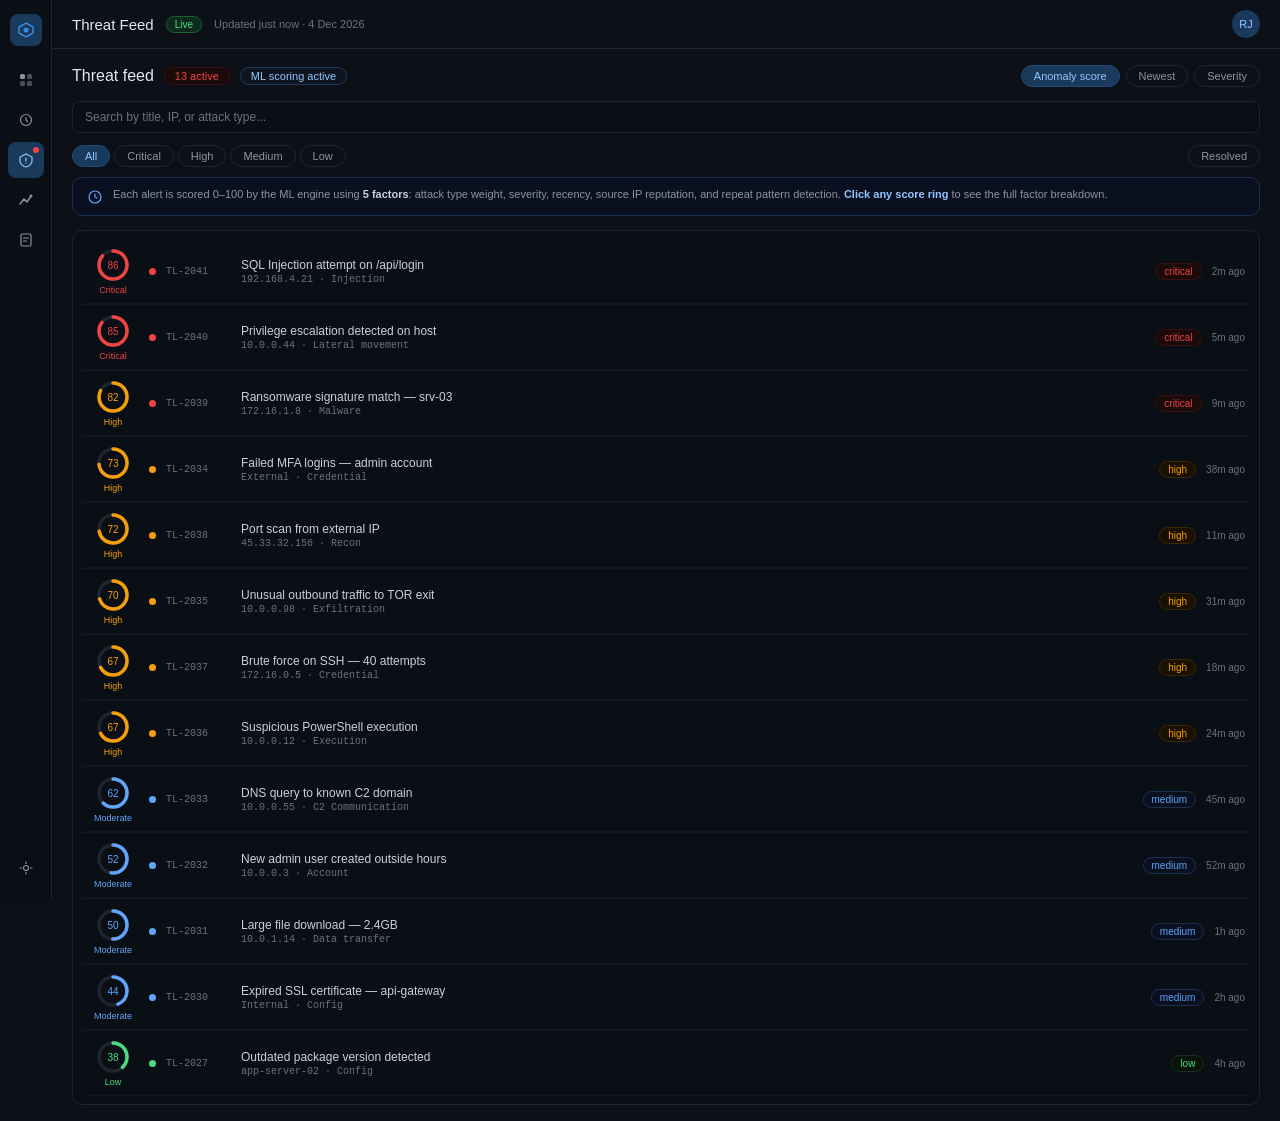
<file: pages/threats.html>
<!DOCTYPE html>
<html lang="en">
<head>
<meta charset="UTF-8">
<meta name="viewport" content="width=device-width,initial-scale=1">
<title>ThreatLens — Threat Feed</title>
<link rel="stylesheet" href="../css/style.css">
<style>
.anomaly-score{display:flex;flex-direction:column;align-items:center;gap:2px;flex-shrink:0;width:52px}
.score-ring{position:relative;width:36px;height:36px}
.score-num{position:absolute;inset:0;display:flex;align-items:center;justify-content:center;font-size:10px;font-weight:500}
.score-lbl{font-size:9px;color:var(--text4);text-align:center;white-space:nowrap}
.explain-panel{background:#0a1020;border:1px solid #1e3050;border-radius:0 0 8px 8px;padding:12px;font-size:11px;color:var(--text3);line-height:1.6;display:none;margin-bottom:2px}
.explain-panel.open{display:block}
.alert-wrapper{border-bottom:1px solid #12181f}
.alert-wrapper:last-child{border-bottom:none}
.factor-bar{display:flex;align-items:center;gap:8px;margin-bottom:5px}
.factor-name{width:110px;flex-shrink:0;font-size:10px;color:var(--text4)}
.factor-bg{flex:1;height:5px;background:var(--border);border-radius:3px;overflow:hidden}
.factor-fill{height:100%;border-radius:3px}
.factor-val{width:30px;text-align:right;font-size:10px;color:var(--text3)}
.sort-pill{font-size:11px;padding:4px 12px;border-radius:20px;cursor:pointer;border:1px solid var(--border);color:var(--text3);background:transparent;transition:all .15s;font-family:inherit}
.sort-pill.active{background:#1a3a5c;color:var(--brand2);border-color:#1e4a7a}
</style>
</head>
<body>
<div id="sidebar"></div>
<div class="main">
  <div id="topbar"></div>
  <div class="page">
    <div style="display:flex;align-items:center;justify-content:space-between;margin-bottom:14px;flex-wrap:wrap;gap:10px">
      <div style="display:flex;align-items:center;gap:10px;flex-wrap:wrap">
        <span style="font-size:16px;font-weight:500">Threat feed</span>
        <span id="count-badge" style="font-size:11px;padding:2px 10px;border-radius:20px;background:var(--red-bg);color:var(--red);border:1px solid var(--red-border);font-weight:500"></span>
        <span style="font-size:11px;padding:2px 10px;border-radius:20px;background:#0f1520;color:var(--brand2);border:1px solid #1e3a5c;font-weight:500">ML scoring active</span>
      </div>
      <div style="display:flex;gap:6px;flex-wrap:wrap">
        <button class="sort-pill active" data-sort="anomaly" onclick="setSort(this)">Anomaly score</button>
        <button class="sort-pill" data-sort="newest" onclick="setSort(this)">Newest</button>
        <button class="sort-pill" data-sort="severity" onclick="setSort(this)">Severity</button>
      </div>
    </div>

    <input class="search-bar" id="search" placeholder="Search by title, IP, or attack type..." oninput="renderAlerts()">

    <div class="filter-tabs" id="tabs">
      <button class="ftab active" data-sev="all">All</button>
      <button class="ftab critical" data-sev="critical">Critical</button>
      <button class="ftab high" data-sev="high">High</button>
      <button class="ftab medium" data-sev="medium">Medium</button>
      <button class="ftab low" data-sev="low">Low</button>
      <button class="ftab" data-sev="resolved" style="margin-left:auto">Resolved</button>
    </div>

    <div style="background:#0a1020;border:1px solid #1e3050;border-radius:10px;padding:10px 14px;margin-bottom:14px;display:flex;align-items:flex-start;gap:10px">
      <svg width="16" height="16" viewBox="0 0 16 16" fill="none" style="flex-shrink:0;margin-top:1px"><circle cx="8" cy="8" r="6" stroke="#60a5fa" stroke-width="1.2"/><path d="M8 5v3l2 1" stroke="#60a5fa" stroke-width="1.2" stroke-linecap="round"/></svg>
      <span style="font-size:11px;color:var(--text3)">Each alert is scored 0–100 by the ML engine using <strong style="color:var(--text2)">5 factors</strong>: attack type weight, severity, recency, source IP reputation, and repeat pattern detection. <strong style="color:var(--brand2)">Click any score ring</strong> to see the full factor breakdown.</span>
    </div>

    <div class="card" style="padding:8px">
      <div id="alert-list"></div>
      <div id="empty" style="display:none;text-align:center;padding:40px;color:var(--text4);font-size:13px">No alerts match this filter</div>
    </div>
  </div>
</div>
<script src="../js/data.js"></script>
<script src="../js/ml.js"></script>
<script>
document.getElementById('sidebar').innerHTML = renderSidebar('Threat Feed');
document.getElementById('topbar').innerHTML = renderTopbar('Threat Feed');

const scoredAlerts = ML.scoreAll(ALERTS);
document.getElementById('count-badge').textContent = scoredAlerts.filter(a=>a.status!=='resolved').length + ' active';

let currentSev='all', currentSort='anomaly';

document.querySelectorAll('#tabs .ftab').forEach(t=>{
  t.addEventListener('click',function(){
    document.querySelectorAll('#tabs .ftab').forEach(x=>x.classList.remove('active'));
    this.classList.add('active'); currentSev=this.dataset.sev; renderAlerts();
  });
});

function setSort(btn){
  document.querySelectorAll('.sort-pill').forEach(x=>x.classList.remove('active'));
  btn.classList.add('active'); currentSort=btn.dataset.sort; renderAlerts();
}

function scoreRingSVG(score, color){
  const r=14, circ=2*Math.PI*r, fill=(score/100)*circ;
  return `<svg width="36" height="36" viewBox="0 0 36 36">
    <circle cx="18" cy="18" r="${r}" fill="none" stroke="#1e2530" stroke-width="3.5"/>
    <circle cx="18" cy="18" r="${r}" fill="none" stroke="${color}" stroke-width="3.5"
      stroke-dasharray="${fill.toFixed(1)} ${circ.toFixed(1)}"
      stroke-linecap="round" transform="rotate(-90 18 18)"/>
  </svg>`;
}

function factorBreakdown(a){
  const typeW=({'Injection':95,'Lateral movement':92,'Malware':90,'Privilege Escalation':88,'Exfiltration':86,'C2 Communication':85,'Credential':72,'Execution':75,'Recon':55,'Account':50,'Data transfer':45,'Config':30})[a.type]||50;
  const sevW=({critical:100,high:75,medium:45,low:20})[a.severity]||30;
  const mm=a.time.match(/(\d+)(m|h) ago/);
  const mins=mm?(mm[2]==='h'?parseInt(mm[1])*60:parseInt(mm[1])):60;
  const recency=mins<=5?100:mins<=15?85:mins<=60?65:40;
  const src=/^45\.|^89\.|^196\./.test(a.source)?95:/^10\.|^172\.|^192\./.test(a.source)?50:70;
  const repeat=Math.min(100,50+scoredAlerts.filter(x=>x.source===a.source&&x.id!==a.id).length*10);
  return [
    {name:'Attack type weight',val:typeW,color:'#ef4444',weight:'30%'},
    {name:'Severity level',val:sevW,color:'#f59e0b',weight:'25%'},
    {name:'Recency',val:recency,color:'#60a5fa',weight:'20%'},
    {name:'Source reputation',val:src,color:'#a78bfa',weight:'15%'},
    {name:'Repeat pattern',val:repeat,color:'#f472b6',weight:'10%'},
  ];
}

function renderAlerts(){
  const q=document.getElementById('search').value.toLowerCase();
  const sevOrder={critical:0,high:1,medium:2,low:3};
  let data=scoredAlerts.filter(a=>{
    const sm=currentSev==='all'?a.status!=='resolved':currentSev==='resolved'?a.status==='resolved':a.severity===currentSev;
    const tm=!q||a.title.toLowerCase().includes(q)||a.source.toLowerCase().includes(q)||a.type.toLowerCase().includes(q);
    return sm&&tm;
  });
  if(currentSort==='anomaly')  data.sort((a,b)=>b.anomaly-a.anomaly);
  if(currentSort==='severity') data.sort((a,b)=>(sevOrder[a.severity]||4)-(sevOrder[b.severity]||4));

  const list=document.getElementById('alert-list');
  const empty=document.getElementById('empty');
  if(!data.length){list.innerHTML='';empty.style.display='block';return;}
  empty.style.display='none';

  list.innerHTML=data.map(a=>{
    const {color,label}=ML.anomalyLabel(a.anomaly);
    const factors=factorBreakdown(a);
    return `<div class="alert-wrapper">
      <div class="alert-row" data-severity="${a.severity}" style="cursor:pointer" onclick="toggleExplain('${a.id}')">
        <div class="anomaly-score">
          <div class="score-ring">${scoreRingSVG(a.anomaly,color)}<div class="score-num" style="color:${color}">${a.anomaly}</div></div>
          <div class="score-lbl" style="color:${color}">${label.split(' ')[0]}</div>
        </div>
        <div class="sev-dot ${a.severity}" style="flex-shrink:0"></div>
        <div style="font-size:10px;color:var(--text4);font-family:monospace;width:65px;flex-shrink:0">${a.id}</div>
        <div class="alert-info">
          <div class="alert-title">${a.title}</div>
          <div class="alert-meta">${a.source}&nbsp;·&nbsp;${a.type}</div>
        </div>
        <span class="sev-badge ${a.status==='resolved'?'resolved':a.severity}" style="flex-shrink:0">${a.severity}</span>
        <div class="alert-time">${a.time}</div>
        <div class="alert-actions" onclick="event.stopPropagation()">
          <a href="incident.html?id=${a.id}" class="btn-sm investigate">Investigate</a>
          <button class="btn-sm escalate" onclick="">Escalate</button>
          <button class="btn-sm dismiss" onclick="this.closest('.alert-wrapper').remove()">Dismiss</button>
        </div>
      </div>
      <div class="explain-panel" id="explain-${a.id}">
        <div style="font-size:10px;color:var(--text4);margin-bottom:8px;font-weight:500">ML factor breakdown — ${a.id} &nbsp;·&nbsp; Final score: <span style="color:${color}">${a.anomaly}/100</span> — ${label}</div>
        ${factors.map(f=>`<div class="factor-bar">
          <span class="factor-name">${f.name} <span style="color:#3a4a5c">(${f.weight})</span></span>
          <div class="factor-bg"><div class="factor-fill" style="width:${f.val}%;background:${f.color}"></div></div>
          <span class="factor-val" style="color:${f.color}">${f.val}</span>
        </div>`).join('')}
        <div style="margin-top:8px;font-size:10px;color:var(--text4)">Higher score = more anomalous. Sorted by weighted contribution to the final score.</div>
      </div>
    </div>`;
  }).join('');
}

function toggleExplain(id){
  document.getElementById('explain-'+id)?.classList.toggle('open');
}

renderAlerts();
</script>
</body>
</html>
</file>
<file: css/style.css>
*{box-sizing:border-box;margin:0;padding:0}
:root{
  --bg:#0D1117;--bg2:#0A0E15;--bg3:#111827;
  --border:#1e2530;--border2:#2a3444;
  --text:#E2E8F0;--text2:#C9D1D9;--text3:#8B949E;--text4:#6B7280;
  --red:#EF4444;--amber:#F59E0B;--blue:#60A5FA;--green:#4ADE80;
  --brand:#378ADD;--brand2:#93C5FD;
  --red-bg:#1a0a0a;--red-border:#3a1010;
  --amber-bg:#1a1000;--amber-border:#3a2800;
  --blue-bg:#0a1020;--blue-border:#1e3050;
  --green-bg:#0a150a;--green-border:#1a3020;
  --sidebar:52px;
}
body{background:var(--bg);color:var(--text);font-family:'Inter',-apple-system,sans-serif;font-size:14px;min-height:100vh;display:flex}
a{text-decoration:none;color:inherit}

/* Sidebar */
.sidebar{width:var(--sidebar);background:var(--bg2);border-right:1px solid var(--border);display:flex;flex-direction:column;align-items:center;padding:14px 0;gap:4px;position:fixed;top:0;left:0;height:100vh;z-index:100}
.sidebar .logo{width:32px;height:32px;background:#1a3a5c;border-radius:8px;display:flex;align-items:center;justify-content:center;margin-bottom:12px}
.sidebar .logo svg{width:18px;height:18px}
.nav-item{width:36px;height:36px;border-radius:8px;display:flex;align-items:center;justify-content:center;cursor:pointer;transition:background .15s;position:relative;color:var(--text3)}
.nav-item:hover{background:var(--border);color:var(--text)}
.nav-item.active{background:#1a3a5c;color:var(--brand2)}
.nav-item .badge{position:absolute;top:5px;right:5px;width:6px;height:6px;border-radius:50%;background:var(--red)}
.nav-item svg{width:16px;height:16px}
.nav-spacer{flex:1}
.nav-tooltip{position:absolute;left:46px;background:#1e2530;color:var(--text);font-size:11px;padding:4px 8px;border-radius:6px;white-space:nowrap;pointer-events:none;opacity:0;transition:opacity .15s;border:1px solid var(--border2)}
.nav-item:hover .nav-tooltip{opacity:1}

/* Main layout */
.main{margin-left:var(--sidebar);flex:1;display:flex;flex-direction:column;min-height:100vh}

/* Topbar */
.topbar{display:flex;align-items:center;justify-content:space-between;padding:10px 20px;border-bottom:1px solid var(--border);background:var(--bg);position:sticky;top:0;z-index:50}
.topbar-left{display:flex;align-items:center;gap:12px}
.page-title{font-size:15px;font-weight:500}
.live-badge{font-size:10px;padding:2px 8px;border-radius:20px;background:#0f2a1a;color:#4ade80;border:1px solid #166534;font-weight:500}
.timestamp{font-size:11px;color:var(--text4)}
.topbar-right{display:flex;align-items:center;gap:10px}
.avatar{width:28px;height:28px;border-radius:50%;background:#1a3a5c;display:flex;align-items:center;justify-content:center;font-size:11px;font-weight:500;color:var(--brand2)}

/* Page content */
.page{padding:16px 20px;flex:1}

/* Cards */
.card{background:var(--bg2);border:1px solid var(--border);border-radius:10px;padding:14px}
.card-title{font-size:11px;font-weight:500;color:var(--text4);text-transform:uppercase;letter-spacing:.06em;margin-bottom:10px}

/* Metric cards */
.metrics-grid{display:grid;grid-template-columns:repeat(4,1fr);gap:10px;margin-bottom:14px}
.metric-card{border-radius:10px;padding:12px 14px;cursor:pointer;border:1px solid transparent;transition:border-color .15s}
.metric-card:hover{border-color:var(--border2)}
.metric-card.critical{background:var(--red-bg);border-color:var(--red-border)}
.metric-card.high{background:var(--amber-bg);border-color:var(--amber-border)}
.metric-card.medium{background:var(--blue-bg);border-color:var(--blue-border)}
.metric-card.low{background:var(--green-bg);border-color:var(--green-border)}
.metric-label{font-size:10px;font-weight:500;text-transform:uppercase;letter-spacing:.05em;margin-bottom:6px}
.metric-num{font-size:24px;font-weight:500;line-height:1}
.metric-sub{font-size:10px;margin-top:5px;display:flex;align-items:center;gap:4px}
.metric-card.critical .metric-label,.metric-card.critical .metric-num,.metric-card.critical .metric-sub{color:var(--red)}
.metric-card.high .metric-label,.metric-card.high .metric-num,.metric-card.high .metric-sub{color:var(--amber)}
.metric-card.medium .metric-label,.metric-card.medium .metric-num,.metric-card.medium .metric-sub{color:var(--blue)}
.metric-card.low .metric-label,.metric-card.low .metric-num,.metric-card.low .metric-sub{color:var(--green)}

/* Severity dot */
.sev-dot{width:7px;height:7px;border-radius:50%;flex-shrink:0;display:inline-block}
.sev-dot.critical{background:var(--red)}
.sev-dot.high{background:var(--amber)}
.sev-dot.medium{background:var(--blue)}
.sev-dot.low{background:var(--green)}
.sev-dot.resolved{background:var(--text4)}

/* Severity badge */
.sev-badge{font-size:10px;padding:2px 8px;border-radius:20px;font-weight:500;display:inline-block}
.sev-badge.critical{background:var(--red-bg);color:var(--red);border:1px solid var(--red-border)}
.sev-badge.high{background:var(--amber-bg);color:var(--amber);border:1px solid var(--amber-border)}
.sev-badge.medium{background:var(--blue-bg);color:var(--blue);border:1px solid var(--blue-border)}
.sev-badge.low{background:var(--green-bg);color:var(--green);border:1px solid var(--green-border)}
.sev-badge.resolved{background:#1a1f2a;color:var(--text4);border:1px solid var(--border)}

/* Alert rows */
.alert-row{display:flex;align-items:center;gap:10px;padding:8px 6px;border-bottom:1px solid #12181f;cursor:pointer;transition:background .1s;border-radius:6px}
.alert-row:last-child{border-bottom:none}
.alert-row:hover{background:#0f1520}
.alert-info{flex:1;min-width:0}
.alert-title{font-size:12px;font-weight:500;color:var(--text2);white-space:nowrap;overflow:hidden;text-overflow:ellipsis}
.alert-meta{font-size:10px;color:var(--text4);margin-top:2px;font-family:monospace}
.alert-time{font-size:10px;color:var(--text4);flex-shrink:0}
.alert-actions{display:none;gap:4px;flex-shrink:0}
.alert-row:hover .alert-actions{display:flex}
.btn-sm{font-size:10px;padding:3px 8px;border-radius:6px;cursor:pointer;border:1px solid;background:transparent;font-family:inherit;transition:background .1s}
.btn-sm.investigate{color:var(--brand2);border-color:#1e3a5c}
.btn-sm.investigate:hover{background:#1a3a5c}
.btn-sm.escalate{color:var(--amber);border-color:var(--amber-border)}
.btn-sm.escalate:hover{background:var(--amber-bg)}
.btn-sm.dismiss{color:var(--text4);border-color:var(--border)}
.btn-sm.dismiss:hover{background:#1a1f2a;color:var(--red)}

/* Filter tabs */
.filter-tabs{display:flex;gap:4px;margin-bottom:10px;flex-wrap:wrap}
.ftab{font-size:11px;padding:4px 12px;border-radius:20px;cursor:pointer;border:1px solid var(--border);color:var(--text3);background:transparent;transition:all .15s;font-family:inherit}
.ftab:hover{border-color:var(--border2);color:var(--text)}
.ftab.active{background:#1a3a5c;color:var(--brand2);border-color:#1e4a7a}
.ftab.critical.active{background:var(--red-bg);color:var(--red);border-color:var(--red-border)}
.ftab.high.active{background:var(--amber-bg);color:var(--amber);border-color:var(--amber-border)}
.ftab.medium.active{background:var(--blue-bg);color:var(--blue);border-color:var(--blue-border)}
.ftab.low.active{background:var(--green-bg);color:var(--green);border-color:var(--green-border)}

/* Bar chart */
.bar-row{display:flex;align-items:center;gap:8px;margin-bottom:9px}
.bar-label{font-size:11px;color:var(--text3);width:80px;flex-shrink:0;overflow:hidden;text-overflow:ellipsis;white-space:nowrap}
.bar-bg{flex:1;height:6px;background:var(--border);border-radius:3px;overflow:hidden}
.bar-fill{height:100%;border-radius:3px;transition:width .5s}
.bar-val{font-size:11px;color:var(--text3);width:28px;text-align:right;flex-shrink:0}

/* Status indicators */
.status-row{display:flex;justify-content:space-between;align-items:center;font-size:12px;padding:5px 0;border-bottom:1px solid #12181f}
.status-row:last-child{border-bottom:none}
.status-ok{color:var(--green);font-weight:500}
.status-warn{color:var(--amber);font-weight:500}
.status-err{color:var(--red);font-weight:500}

/* Buttons */
.btn{padding:7px 16px;border-radius:8px;cursor:pointer;font-size:12px;font-family:inherit;transition:all .15s;border:1px solid}
.btn-primary{background:#1a3a5c;color:var(--brand2);border-color:#1e4a7a}
.btn-primary:hover{background:#1e4a7c}
.btn-danger{background:var(--red-bg);color:var(--red);border-color:var(--red-border)}
.btn-success{background:var(--green-bg);color:var(--green);border-color:var(--green-border)}
.btn-ghost{background:transparent;color:var(--text3);border-color:var(--border)}
.btn-ghost:hover{background:var(--border);color:var(--text)}

/* Search */
.search-bar{width:100%;padding:8px 12px;background:var(--bg2);border:1px solid var(--border);border-radius:8px;color:var(--text);font-size:12px;font-family:inherit;outline:none;transition:border-color .15s;margin-bottom:12px}
.search-bar:focus{border-color:var(--brand)}
.search-bar::placeholder{color:var(--text4)}

/* System target cards */
.target-card{border-radius:8px;padding:8px 10px;border:1px solid;margin-bottom:6px}
.target-card.critical{background:var(--red-bg);border-color:var(--red-border)}
.target-card.high{background:var(--amber-bg);border-color:var(--amber-border)}
.target-card.medium{background:var(--blue-bg);border-color:var(--blue-border)}
.target-name{font-size:12px;font-weight:500;font-family:monospace}
.target-card.critical .target-name{color:#fca5a5}
.target-card.high .target-name{color:#fcd34d}
.target-card.medium .target-name{color:#93c5fd}
.target-meta{font-size:10px;color:var(--text4);margin-top:2px}

/* Activity */
.activity-item{display:flex;align-items:flex-start;gap:8px;margin-bottom:10px}
.act-dot{width:8px;height:8px;border-radius:50%;flex-shrink:0;margin-top:3px}
.act-text{font-size:11px;color:var(--text3);line-height:1.4}
.act-who{color:var(--text);font-weight:500}

/* Quick actions */
.quick-btn{width:100%;font-size:11px;padding:7px 10px;text-align:left;border-radius:8px;cursor:pointer;font-family:inherit;transition:all .15s;border:1px solid;display:block;margin-bottom:6px}
.quick-btn.info{background:#0f1e30;color:var(--brand2);border-color:#1e3a5c}
.quick-btn.success{background:var(--green-bg);color:#86efac;border-color:var(--green-border)}
.quick-btn.warning{background:var(--amber-bg);color:#fcd34d;border-color:var(--amber-border)}
.quick-btn:hover{filter:brightness(1.2)}

/* Mini bar chart */
.mini-bars{display:flex;align-items:flex-end;gap:3px;height:40px}
.mini-bar{flex:1;border-radius:2px 2px 0 0;min-width:6px}

/* Timeline */
.timeline{position:relative;padding-left:20px}
.timeline::before{content:'';position:absolute;left:6px;top:6px;bottom:6px;width:1px;background:var(--border)}
.timeline-item{position:relative;margin-bottom:14px}
.timeline-dot{position:absolute;left:-17px;top:4px;width:9px;height:9px;border-radius:50%;border:2px solid var(--bg)}
.timeline-time{font-size:10px;color:var(--text4);font-family:monospace;margin-bottom:2px}
.timeline-text{font-size:12px;color:var(--text2)}

/* Stepper */
.stepper{display:flex;align-items:center;gap:0;margin-bottom:16px}
.step{display:flex;flex-direction:column;align-items:center;flex:1}
.step-circle{width:28px;height:28px;border-radius:50%;display:flex;align-items:center;justify-content:center;font-size:11px;font-weight:500;border:2px solid var(--border);background:var(--bg2);color:var(--text4);transition:all .3s}
.step-circle.done{background:var(--green-bg);border-color:var(--green);color:var(--green)}
.step-circle.active{background:#1a3a5c;border-color:var(--brand);color:var(--brand2)}
.step-label{font-size:10px;color:var(--text4);margin-top:4px;text-align:center}
.step-line{flex:1;height:1px;background:var(--border);margin-top:-14px}
.step-line.done{background:var(--green)}

/* Grid layouts */
.grid-2{display:grid;grid-template-columns:1fr 1fr;gap:14px}
.grid-3{display:grid;grid-template-columns:1fr 1fr 1fr;gap:14px}
.dashboard-layout{display:grid;grid-template-columns:1fr 210px;gap:14px}
.content-left{display:flex;flex-direction:column;gap:14px}
.content-right{display:flex;flex-direction:column;gap:14px}

/* Pulse animation */
@keyframes pulse{0%,100%{opacity:1;transform:scale(1)}50%{opacity:.5;transform:scale(1.6)}}
.pulse{animation:pulse 2s ease-in-out infinite}

/* Scroll */
::-webkit-scrollbar{width:4px}
::-webkit-scrollbar-track{background:transparent}
::-webkit-scrollbar-thumb{background:var(--border2);border-radius:2px}

/* Responsive */
@media(max-width:768px){
  .metrics-grid{grid-template-columns:repeat(2,1fr)}
  .dashboard-layout,.grid-2,.grid-3{grid-template-columns:1fr}
}
</file>
